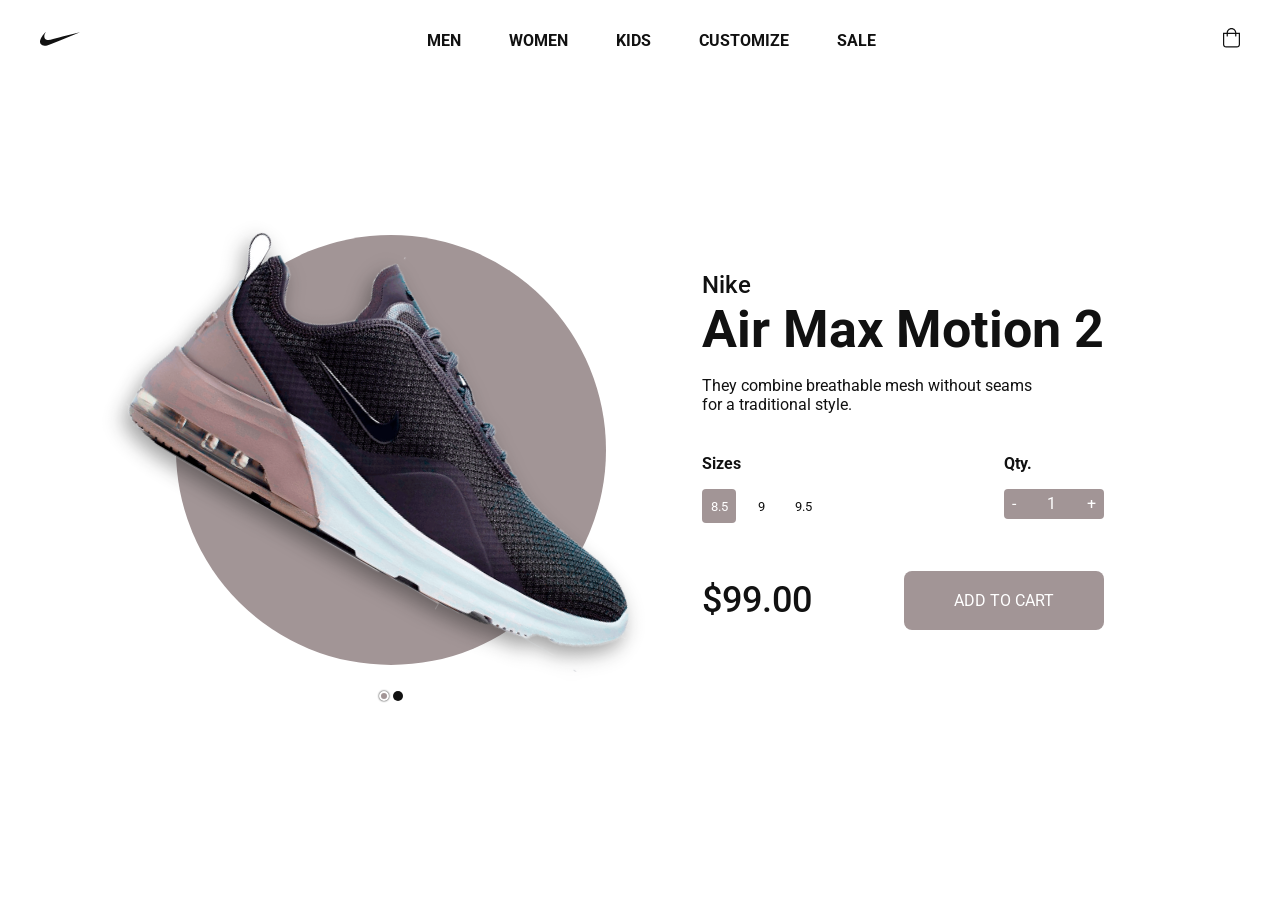
<file: Hero Sections/sneaker/index.html>
<!DOCTYPE html>
<html lang="en">

<head>
    <meta charset="UTF-8">
    <meta name="viewport" content="width=device-width, initial-scale=1.0">
    <link rel="stylesheet" href="assets/css/styles.css">
    <title>Sneaker</title>
</head>

<body>
    <!-- ===== HEADER ===== -->
    <header class="header">
        <!-- ===== NAV ===== -->
        <nav class="nav grid">
            <div class="nav__toggle" id="nav-toggle">
                <img src="assets/img/icons/icon-menu.svg" alt="">
            </div>

            <div>
                <a class="nav__logo"><img src="assets/img/icons/nike-logo.svg" alt=""></a>
            </div>

            <!-- ===== NAV LIST ===== -->
            <div class="nav__menu" id="nav-menu">
                <ul class="nav__list">
                    <li class="nav__item"><a href="" class="nav__link">MEN</a></li>
                    <li class="nav__item"><a href="" class="nav__link">WOMEN</a></li>
                    <li class="nav__item"><a href="" class="nav__link">KIDS</a></li>
                    <li class="nav__item"><a href="" class="nav__link">CUSTOMIZE</a></li>
                    <li class="nav__item"><a href="" class="nav__link">SALE</a></li>
                </ul>
            </div>

            <div class="nav__shop">
                <img src="assets/img/icons/shopping-bag.svg" alt="">
            </div>
        </nav>
    </header>

    <!-- ===== HOME ===== -->
    <main class="main grid">
        <div class="home">
            <!-- ===== SNEAKER ===== -->
            <div class="sneaker">
                <div class="sneaker__figure">
                </div>

                <div>
                    <img src="assets/img/NikeAirMaxMotion2.png" alt="" class="sneaker__img shows" color="#A29596">
                    <img src="assets/img/NikeAirMax Motion2black.png" alt="" class="sneaker__img" color="#111111">
                </div>

                <div class="sneaker__colors">
                    <span class="sneaker__color sneaker__colors-one active" primary="#A29596" color="#A29596"></span>
                    <span class="sneaker__color sneaker__colors-two " primary="#111111" color="#111111"></span>
                </div>
            </div>

            <!-- ===== IFORMATION ===== -->
            <div class="info">
                <!-- ===== DATA ===== -->
                <div class="data">
                    <span class="data__subtitle">Nike</span>
                    <h1 class="data__title">Air Max Motion 2</h1>
                    <p class="data__description">They combine breathable mesh without seams for a traditional style.</p>
                </div>

                <!-- ===== ACTIONS ===== -->
                <div class="actions">
                    <!-- ===== SIZE ===== -->
                    <div class="size">
                        <h3 class="size__title">Sizes</h3>
                        <div class="size__content">
                            <span class="size__tallas active">
                                8.5
                            </span>
                            <span class="size__tallas">
                                9
                            </span>
                            <span class="size__tallas">
                                9.5
                            </span>
                        </div>
                    </div>

                    <!-- ===== QUANTITY ===== -->
                    <div class="quantity">
                        <h3 class="quantity__title">Qty.</h3>
                        <div class="quantity__content">
                            <span>-</span>
                            <span>1</span>
                            <span>+</span>
                        </div>
                    </div>
                </div>

                <!-- ===== PRICE ===== -->
                <div class="price">
                    <span class="price__title">$99.00</span>
                    <a href="#" class="price__button">ADD TO CART</a>
                </div>
            </div>
        </div>
    </main>

    <!-- MAIN -->
    <script src="assets/js/main.js"></script>
</body>

</html>
</file>
<file: Hero Sections/sneaker/assets/css/styles.css>
/*===== GOOGLE FONTS =====*/
@import url("https://fonts.googleapis.com/css2?family=Roboto:wght@400;500;700&display=swap");

/*===== VARIABLES CSS =====*/
:root {
  --header-height: 3.5rem;

  /*===== Colors =====*/
  --first-color: #A29596;
  --primary: #A29596;
  --second-color: #33303D;
  --black-color: #111111;
  --white-color: #FFF;

  /*===== Font and typography =====*/
  --body-font: 'Roboto', sans-serif;
  --biggest-font-size: 1.5rem;
  --big-font-size: 1.5rem;
  --normal-font-size: .938rem;
  --smaller-font-size: .75rem;

  /*========== Font weight ==========*/
  --font-medium: 500;
  --font-bold: 700;

  /*===== z index =====*/
  --z-fixed: 100;
  --z-modal: 1000;
}

@media screen and (min-width: 968px) {
  :root {
    --biggest-font-size: 3.25rem;
    --big-font-size: 2.25rem;
    --normal-font-size: 1rem;
    --smaller-font-size: .813rem;
  }
}

/*===== BASE =====*/
*,
::before,
::after {
  box-sizing: border-box;
  margin: 0;
  padding: 0;
}

body {
  font-family: var(--body-font);
  background-color: var(--white-color);
  color: var(--black-color);
}

h1,
h2,
h3,
p {
  margin: 0;
}

ul {
  margin: 0;
  padding: 0;
  list-style: none;
}

a {
  text-decoration: none;
}

/*===== LAYOUT =====*/
.grid {
  max-width: 1200px;
  margin-left: 1rem;
  margin-right: 1rem;
}

.header {
  width: 100%;
  position: fixed;
  top: 0;
  left: 0;
  z-index: var(--z-fixed);
  background-color: var(--white-color);
}

/*===== HEADER & NAV =====*/
.nav {
  height: var(--header-height);
  display: flex;
  justify-content: space-between;
  align-items: center;
}

@media screen and (max-width: 968px) {
  .nav__menu {
    position: fixed;
    left: -100%;
    top: var(--header-height);
    background-color: var(--white-color);
    width: 80%;
    height: 100%;
    padding: 2rem;
    z-index: var(--z-fixed);
    transition: .3s;
  }
}

.nav__list {
  display: flex;
  flex-direction: column;
  row-gap: 2rem;
}

.nav__item {
  font-weight: var(--font-bold);
}

.nav__link {
  color: var(--black-color);
}

.nav__toggle {
  cursor: pointer;
}

/* Show menu */
.show {
  left: 0;
}

/*===== HOME =====*/
.home {
  min-height: 100vh;
  display: grid;
  row-gap: 3.5rem;
  grid-template-rows: repeat(2, max-content);
  overflow: hidden;
  padding-bottom: 8.5rem;
}

/*===== Sneaker =====*/
.sneaker {
  display: flex;
  justify-content: center;
  align-items: center;
  margin-top: 6rem;
  position: relative;
}

.sneaker__figure {
  width: 240px;
  height: 240px;
  background-color: var(--primary);
  border-radius: 50%;
  transition: .5s;
}

.sneaker__img {
  width: 313px;
  position: absolute;
  top: 16%;
  left: 9%;
  right: 0;
  margin-left: auto;
  margin-right: auto;
  transform: rotate(30deg);
  opacity: 0;
  filter: drop-shadow(0px 10px 10px rgba(17, 17, 17, 0.4));
}

.sneaker__img.shows {
  opacity: 1;
}

.sneaker__colors {
  position: absolute;
  right: 2%;
}

.sneaker__color {
  display: block;
  width: 10px;
  height: 10px;
  border-radius: 50%;
  margin-bottom: .5rem;
  cursor: pointer;
}

.sneaker__color.active {
  border: 2px solid var(--white-color);
  box-shadow: 0 0 2px black;
}

.sneaker__colors-one {
  background-color: var(--first-color);
}

.sneaker__colors-two {
  background-color: var(--black-color);
}

/*===== Data =====*/
.data {
  margin-bottom: 1.5rem;
}

.data__subtitle {
  font-size: var(--normal-font-size);
  font-weight: var(--font-medium);
}

.data__title {
  font-size: var(--biggest-font-size);
  margin-bottom: .5rem;
}

.data__description {
  font-size: var(--normal-font-size);
}

.actions {
  display: flex;
  justify-content: space-between;
}

/*===== Size =====*/
.size__title {
  font-size: var(--normal-font-size);
  margin-bottom: 1rem;
}

.size__content {
  display: flex;
}

.size__tallas {
  width: 30px;
  height: 30px;
  margin-right: .5rem;
  font-size: var(--smaller-font-size);
  text-align: center;
  line-height: 30px;
  border-radius: .25rem;
  cursor: pointer;
}

.size__tallas.active {
  background-color: var(--primary);
  color: var(--white-color);
}

/*===== Qty =====*/
.quantity__title {
  font-size: var(--normal-font-size);
  margin-bottom: 1rem;
}

.quantity__content {
  width: 100px;
  height: 30px;
  display: flex;
  justify-content: space-between;
  align-items: center;
  background-color: var(--primary);
  color: var(--white-color);
  padding: .5rem;
  border-radius: .25rem;
}

/*===== Price =====*/
.price {
  position: fixed;
  left: 0;
  bottom: 0;
  width: 100%;
  padding: 1rem 0;
  background-color: var(--white-color);
  border-radius: 1.5rem 1.5rem 0 0;
  box-shadow: 0px 0px 20px rgba(17, 17, 17, 0.25);
  display: flex;
  justify-content: space-evenly;
  align-items: center;
}

.price__title {
  font-size: var(--big-font-size);
  color: var(--black-color);
}

.price__button {
  background-color: var(--primary);
  color: var(--white-color);
  padding: 1.25rem 3.125rem;
  border-radius: .5rem;
  transition: box-shadow .4s;
}

/*===== BREAKPOINTS =====*/
/* For small devices */
@media screen and (max-width: 320px) {
  .home {
    row-gap: 1.5rem;
  }

  .sneaker__figure {
    width: 210px;
    height: 210px;
  }

  .sneaker img {
    width: 230px;
  }

  .sneaker__colors {
    right: 1%;
  }

  .price__title {
    font-size: var(--normal-font-size);
  }

  .price__button {
    padding: 1.25rem 2rem;
  }
}

/* For medium devices */
@media screen and (min-width: 480px) {
  .data__description {
    width: 350px;
  }
}

@media screen and (min-width: 768px) {
  .home {
    grid-template-columns: repeat(2, max-content);
    align-content: center;
    justify-content: center;
    column-gap: 6rem;
    row-gap: 0;
  }

  .sneaker {
    margin-top: 0;
  }

  .sneaker__colors {
    right: -10%;
  }

  .sneaker__img {
    left: -6%;
  }

  .actions {
    margin-bottom: 3rem;
  }

  .price {
    position: initial;
    background-color: initial;
    justify-content: space-between;
    box-shadow: none;
    padding: 0;
  }

  .price__title {
    color: var(--black-color);
    font-weight: var(--font-medium);
  }
}

/* For large devices */
@media screen and (min-width: 968px) {
  .nav {
    height: calc(var(--header-height) + 1.5rem);
  }

  .nav__list {
    flex-direction: row;
    column-gap: 3rem;
  }

  .nav__toggle {
    display: none;
  }

  .home {
    padding-bottom: 0;
  }

  .sneaker {
    margin: 0;
  }

  .sneaker__figure {
    width: 430px;
    height: 430px;
  }

  .sneaker__img {
    width: 550px;
    top: 13%;
  }

  .sneaker__colors {
    right: initial;
    bottom: -3rem;
  }

  .sneaker__colors span {
    display: inline-block;
  }

  .info {
    align-self: center;
  }

  .data {
    margin-bottom: 2.5rem;
  }

  .data__subtitle {
    font-size: 1.5rem;
  }

  .data__title {
    margin-bottom: 1rem;
  }

  .size__tallas {
    width: 34px;
    height: 34px;
    line-height: 35px;
  }
}

@media screen and (min-width: 1200px) {
  .grid {
    margin-left: auto;
    margin-right: auto;
  }
}
</file>
